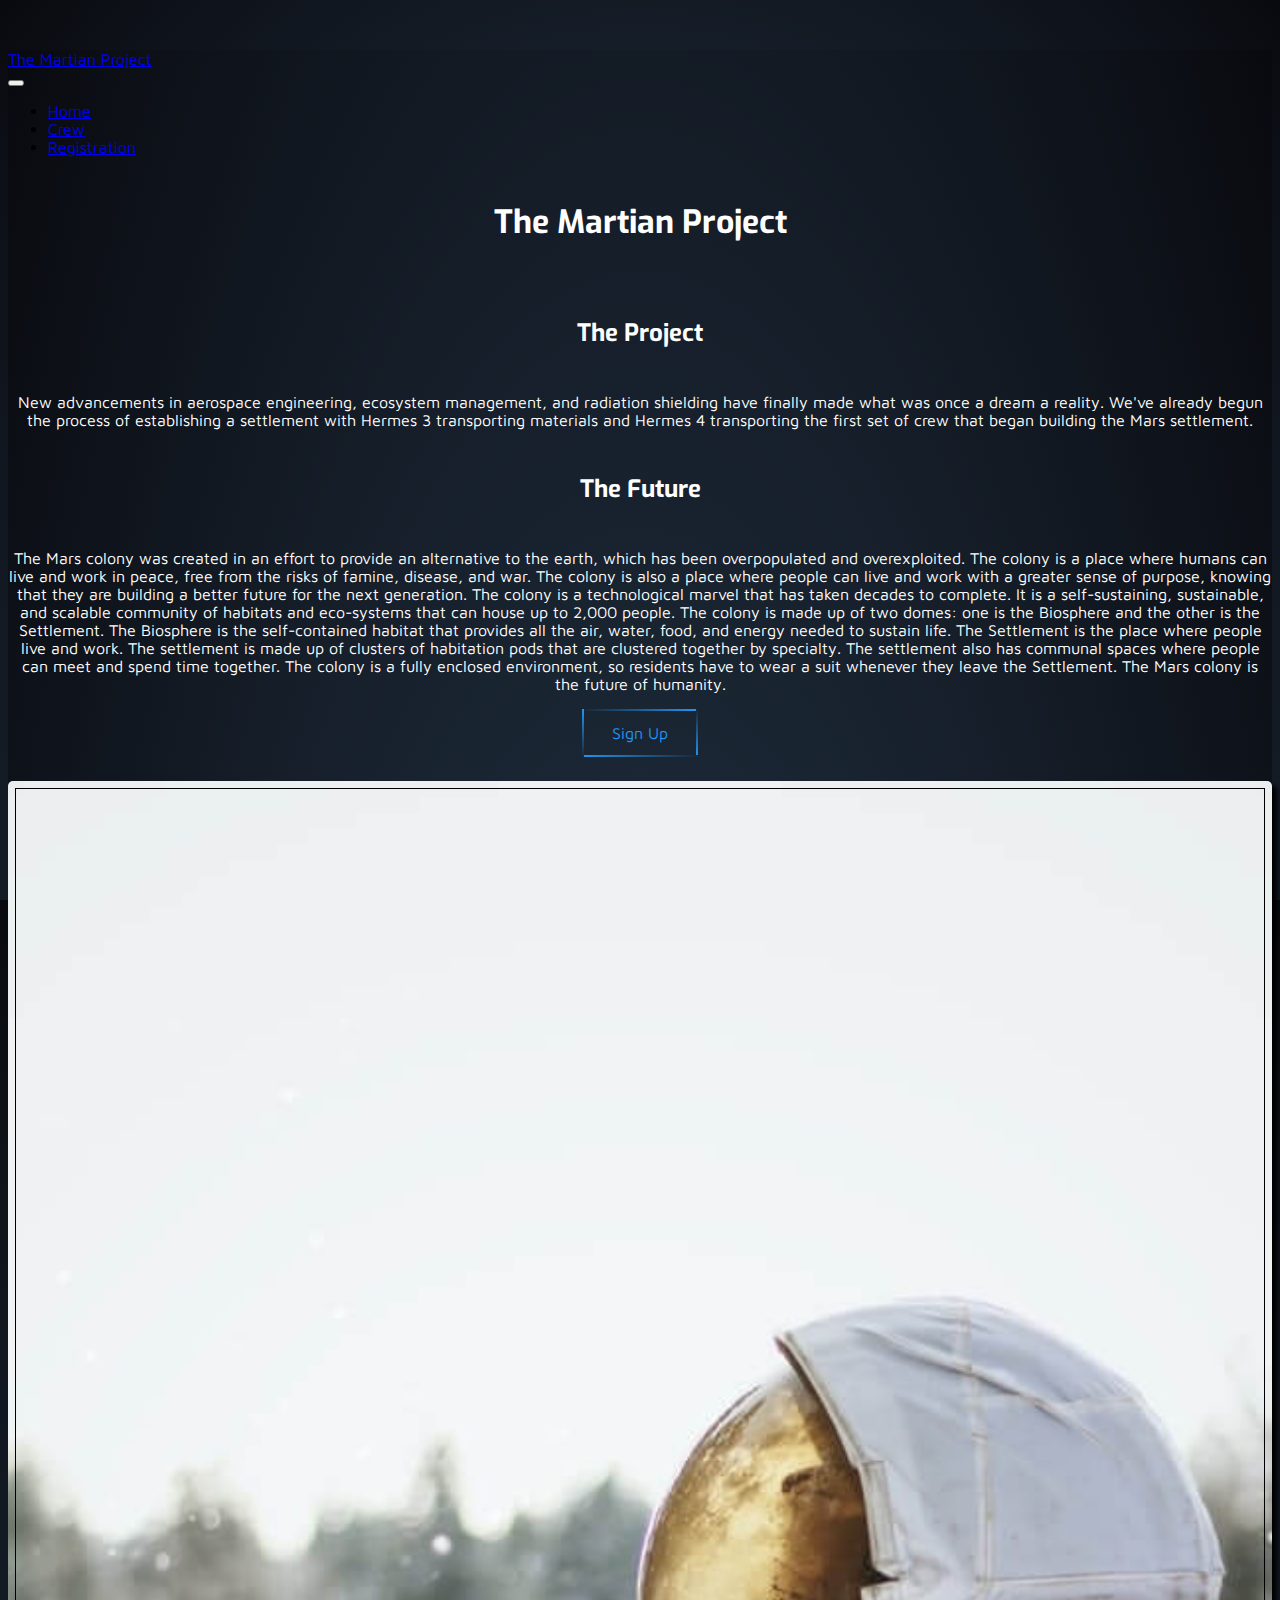
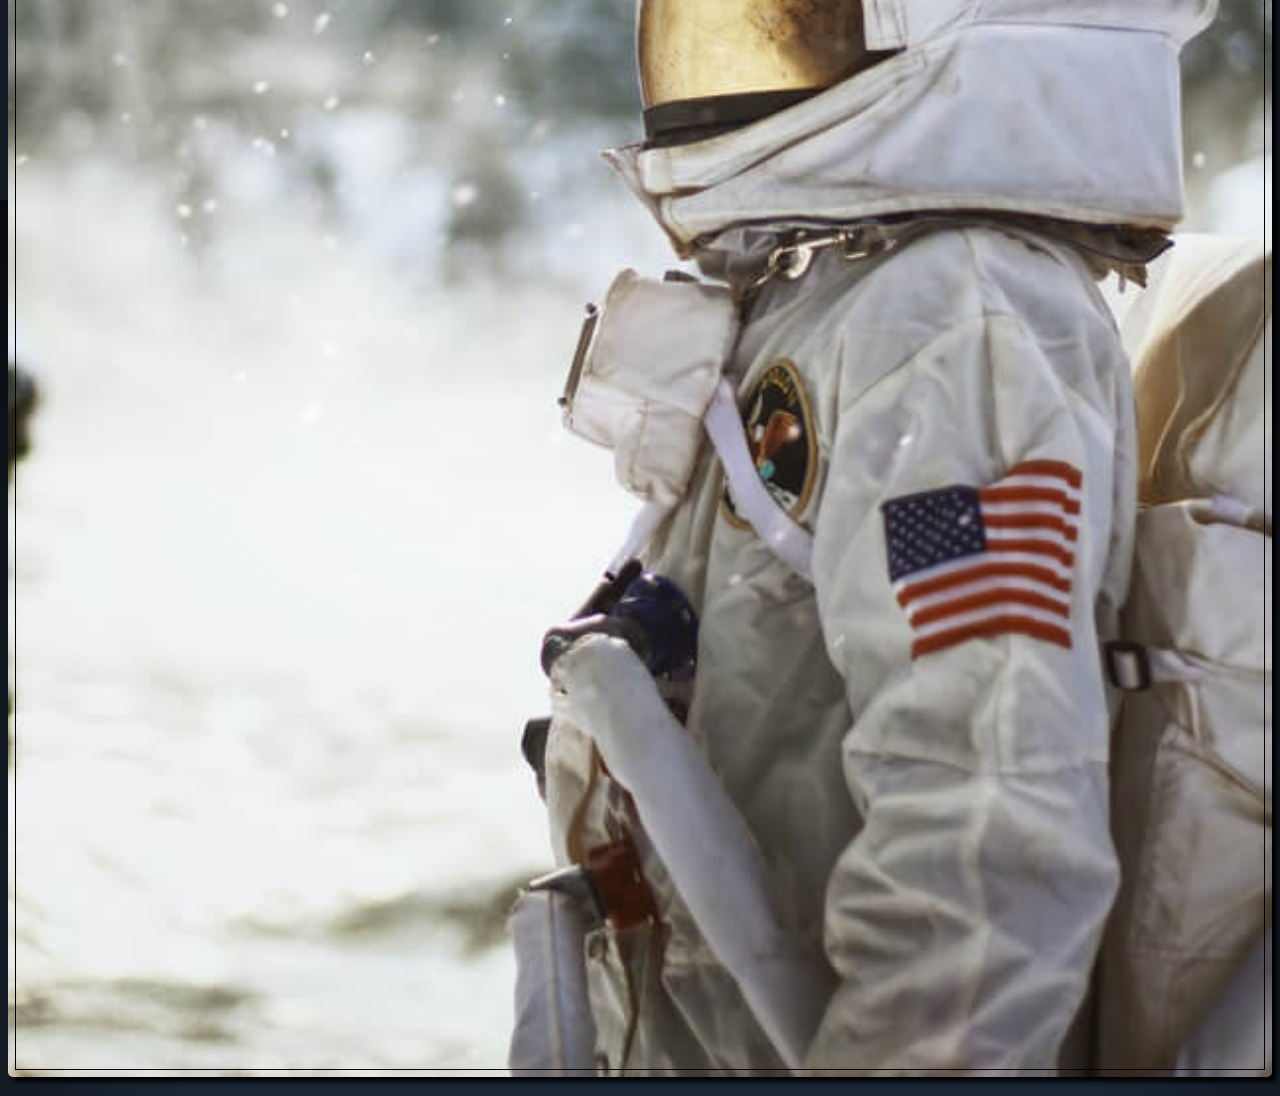
<file: index.html>
<!DOCTYPE html>
<html lang="en">
  <head>
    <meta charset="UTF-8" />
    <meta http-equiv="X-UA-Compatible" content="IE=edge" />
    <meta name="viewport" content="width=device-width, initial-scale=1.0" />
    <title>The Martian Project</title>

    <!-- Bootstrap -->
    <link
      href="https://cdn.jsdelivr.net/npm/bootstrap@5.2.0-beta1/dist/css/bootstrap.min.css"
      rel="stylesheet"
      integrity="sha384-0evHe/X+R7YkIZDRvuzKMRqM+OrBnVFBL6DOitfPri4tjfHxaWutUpFmBp4vmVor"
      crossorigin="anonymous"
    />
    <script
      src="https://cdn.jsdelivr.net/npm/bootstrap@5.2.0-beta1/dist/js/bootstrap.bundle.min.js"
      integrity="sha384-pprn3073KE6tl6bjs2QrFaJGz5/SUsLqktiwsUTF55Jfv3qYSDhgCecCxMW52nD2"
      crossorigin="anonymous"
    ></script>

    <!-- Css stylesheet -->
    <link rel="stylesheet" href="css/main.css" />
    <!-- Favicon -->
    <link rel="icon" type="image/x-icon" href="/assets/favicon.ico" />
  </head>

  <body>
    <header>
      <!-- Navigation bar -->
      <nav class="navbar navbar-expand-sm navbar-dark bg-dark fixed-top">
        <div class="container-fluid">
          <div class="me-auto">
            <a class="navbar-brand" href="../The-Martian-Project/"
              >The Martian Project</a
            >
          </div>
          <div class="ms-auto">
            <button
              class="navbar-toggler"
              type="button"
              data-bs-toggle="collapse"
              data-bs-target="#navbarSupportedContent"
              aria-controls="navbarSupportedContent"
              aria-expanded="false"
              aria-label="Toggle navigation"
            >
              <span class="navbar-toggler-icon"></span>
            </button>
          </div>
          <div class="collapse navbar-collapse" id="navbarSupportedContent">
            <ul class="navbar-nav ms-auto order-0">
              <li class="nav-item">
                <a
                  class="nav-link active"
                  aria-current="true"
                  href="../The-Martian-Project/"
                  >Home <span class="sr-only"></span
                ></a>
              </li>
              <li class="nav-item">
                <a class="nav-link" href="Crew">Crew</a>
              </li>
              <li class="nav-item">
                <a class="nav-link" href="Registration">Registration</a>
              </li>
            </ul>
          </div>
        </div>
      </nav>
    </header>
    <div class="container">
      <h1>The Martian Project</h1>

      <div class="row">
        <div class="col centered">
          <h2>The Project</h2>
          <p>
            New advancements in aerospace engineering, ecosystem management, and
            radiation shielding have finally made what was once a dream a
            reality. We've already begun the process of establishing a
            settlement with Hermes 3 transporting materials and Hermes 4
            transporting the first set of crew that began building the Mars
            settlement.
          </p>

          <h2>The Future</h2>
          <p>
            The Mars colony was created in an effort to provide an alternative
            to the earth, which has been overpopulated and overexploited. The
            colony is a place where humans can live and work in peace, free from
            the risks of famine, disease, and war. The colony is also a place
            where people can live and work with a greater sense of purpose,
            knowing that they are building a better future for the next
            generation. The colony is a technological marvel that has taken
            decades to complete. It is a self-sustaining, sustainable, and
            scalable community of habitats and eco-systems that can house up to
            2,000 people. The colony is made up of two domes: one is the
            Biosphere and the other is the Settlement. The Biosphere is the
            self-contained habitat that provides all the air, water, food, and
            energy needed to sustain life. The Settlement is the place where
            people live and work. The settlement is made up of clusters of
            habitation pods that are clustered together by specialty. The
            settlement also has communal spaces where people can meet and spend
            time together. The colony is a fully enclosed environment, so
            residents have to wear a suit whenever they leave the Settlement.
            The Mars colony is the future of humanity.
          </p>
          <a href="contact.html">
            <span></span>
            <span></span>
            <span></span>
            <span></span>Sign Up
          </a>
        </div>
        <div class="col-lg">
          <img
            id="frontimage"
            src="assets/astro.jpg"
            alt=""
            height="300"
            width="200"
          />
        </div>
      </div>
    </div>
  </body>
</html>
</file>
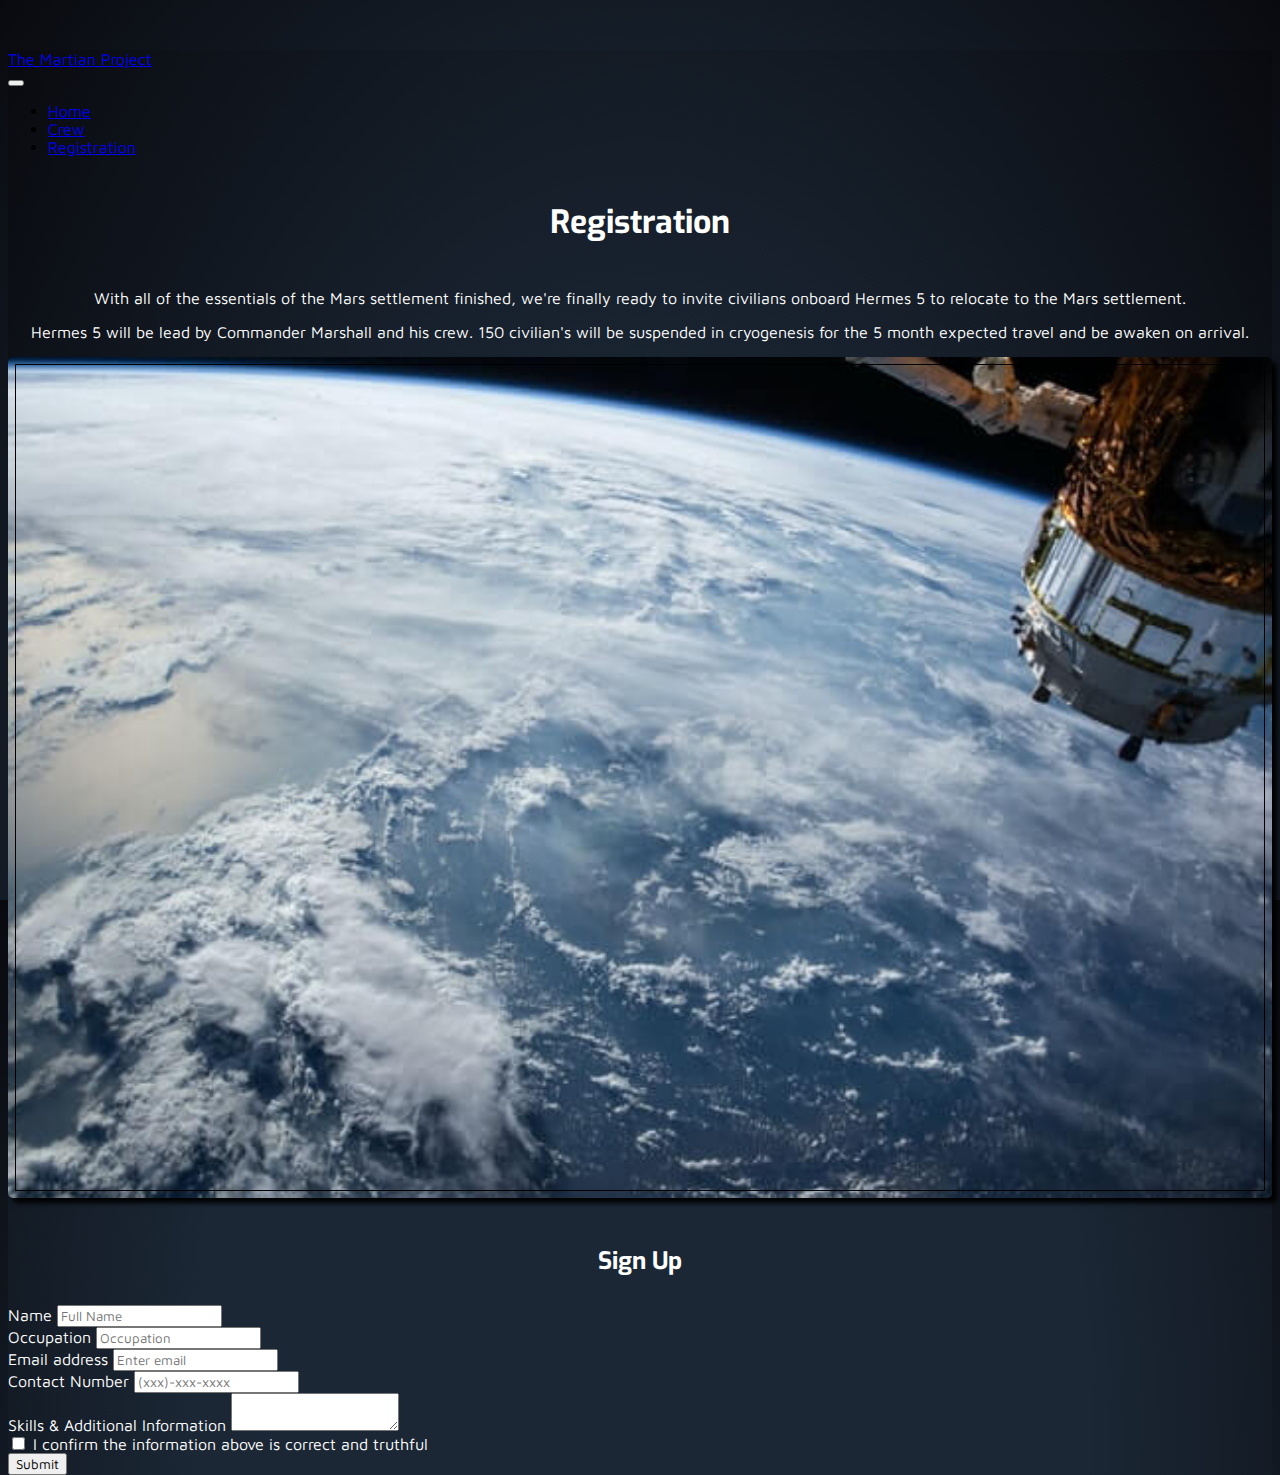
<file: contact.html>
<!DOCTYPE html>
<html lang="en">
  <head>
    <meta charset="UTF-8" />
    <meta http-equiv="X-UA-Compatible" content="IE=edge" />
    <meta name="viewport" content="width=device-width, initial-scale=1.0" />
    <title>Registration</title>
    <!-- Bootstrap -->
    <link
      href="https://cdn.jsdelivr.net/npm/bootstrap@5.2.0-beta1/dist/css/bootstrap.min.css"
      rel="stylesheet"
      integrity="sha384-0evHe/X+R7YkIZDRvuzKMRqM+OrBnVFBL6DOitfPri4tjfHxaWutUpFmBp4vmVor"
      crossorigin="anonymous"
    />
    <script
      src="https://cdn.jsdelivr.net/npm/bootstrap@5.2.0-beta1/dist/js/bootstrap.bundle.min.js"
      integrity="sha384-pprn3073KE6tl6bjs2QrFaJGz5/SUsLqktiwsUTF55Jfv3qYSDhgCecCxMW52nD2"
      crossorigin="anonymous"
    ></script>
    <!-- Css stylesheet -->
    <link rel="stylesheet" href="css/main.css" />
    <!-- Favicon -->
    <link rel="icon" type="image/x-icon" href="/assets/favicon.ico" />
  </head>

  <body>
    <header>
      <!-- Navigation bar -->
      <nav class="navbar navbar-expand-sm navbar-dark bg-dark fixed-top">
        <div class="container-fluid">
          <div class="me-auto">
            <a class="navbar-brand" href="index.html">The Martian Project</a>
          </div>
          <div class="ms-auto">
            <button
              class="navbar-toggler"
              type="button"
              data-bs-toggle="collapse"
              data-bs-target="#navbarSupportedContent"
              aria-controls="navbarSupportedContent"
              aria-expanded="false"
              aria-label="Toggle navigation"
            >
              <span class="navbar-toggler-icon"></span>
            </button>
          </div>
          <div class="collapse navbar-collapse" id="navbarSupportedContent">
            <ul class="navbar-nav ms-auto order-0">
              <li class="nav-item">
                <a class="nav-link" aria-current="true" href="index.html"
                  >Home <span class="sr-only"></span
                ></a>
              </li>
              <li class="nav-item">
                <a class="nav-link" href="crew.html">Crew</a>
              </li>
              <li class="nav-item">
                <a class="nav-link active" href="contact.html">Registration</a>
              </li>
            </ul>
          </div>
        </div>
      </nav>
    </header>
    <div class="container">
      <h1>Registration</h1>

      <div class="row">
        <div class="col-md">
          <p>
            With all of the essentials of the Mars settlement finished, we're
            finally ready to invite civilians onboard Hermes 5 to relocate to
            the Mars settlement.
          </p>
          <p>
            Hermes 5 will be lead by Commander Marshall and his crew. 150
            civilian's will be suspended in cryogenesis for the 5 month expected
            travel and be awaken on arrival.
          </p>

          <img
            class="scenic"
            src="assets/earth.jpg"
            alt=""
            height="300"
            width="450"
          />
        </div>

        <!-- Registration Form -->
        <div class="col-md">
          <form>
            <h2>Sign Up</h2>
            <div class="form-group mb-2">
              <label for="name">Name</label>
              <input
                type="text"
                class="form-control"
                id="name"
                placeholder="Full Name"
              />
            </div>
            <div class="form-group mb-2">
              <label for="occupation">Occupation</label>
              <input
                type="text"
                class="form-control"
                id="occupation"
                placeholder="Occupation"
              />
            </div>
            <div class="form-group mb-2">
              <label for="email">Email address</label>
              <input
                type="email"
                class="form-control"
                id="email"
                placeholder="Enter email"
              />
            </div>
            <div class="form-group mb-2">
              <label for="number">Contact Number</label>
              <input
                type="text"
                class="form-control"
                id="number"
                placeholder="(xxx)-xxx-xxxx"
              />
            </div>
            <div class="form-group mb-2">
              <label for="notes">Skills & Additional Information</label>
              <textarea class="form-control"></textarea>
            </div>
            <div class="form-group form-check mb-2">
              <input
                type="checkbox"
                class="form-check-input"
                id="notes"
                required
              />
              <label class="form-check-label mb-2"
                >I confirm the information above is correct and truthful
              </label>
            </div>
            <button type="submit" class="btn btn-primary">Submit</button>
          </form>
        </div>
      </div>
    </div>
  </body>
</html>
</file>
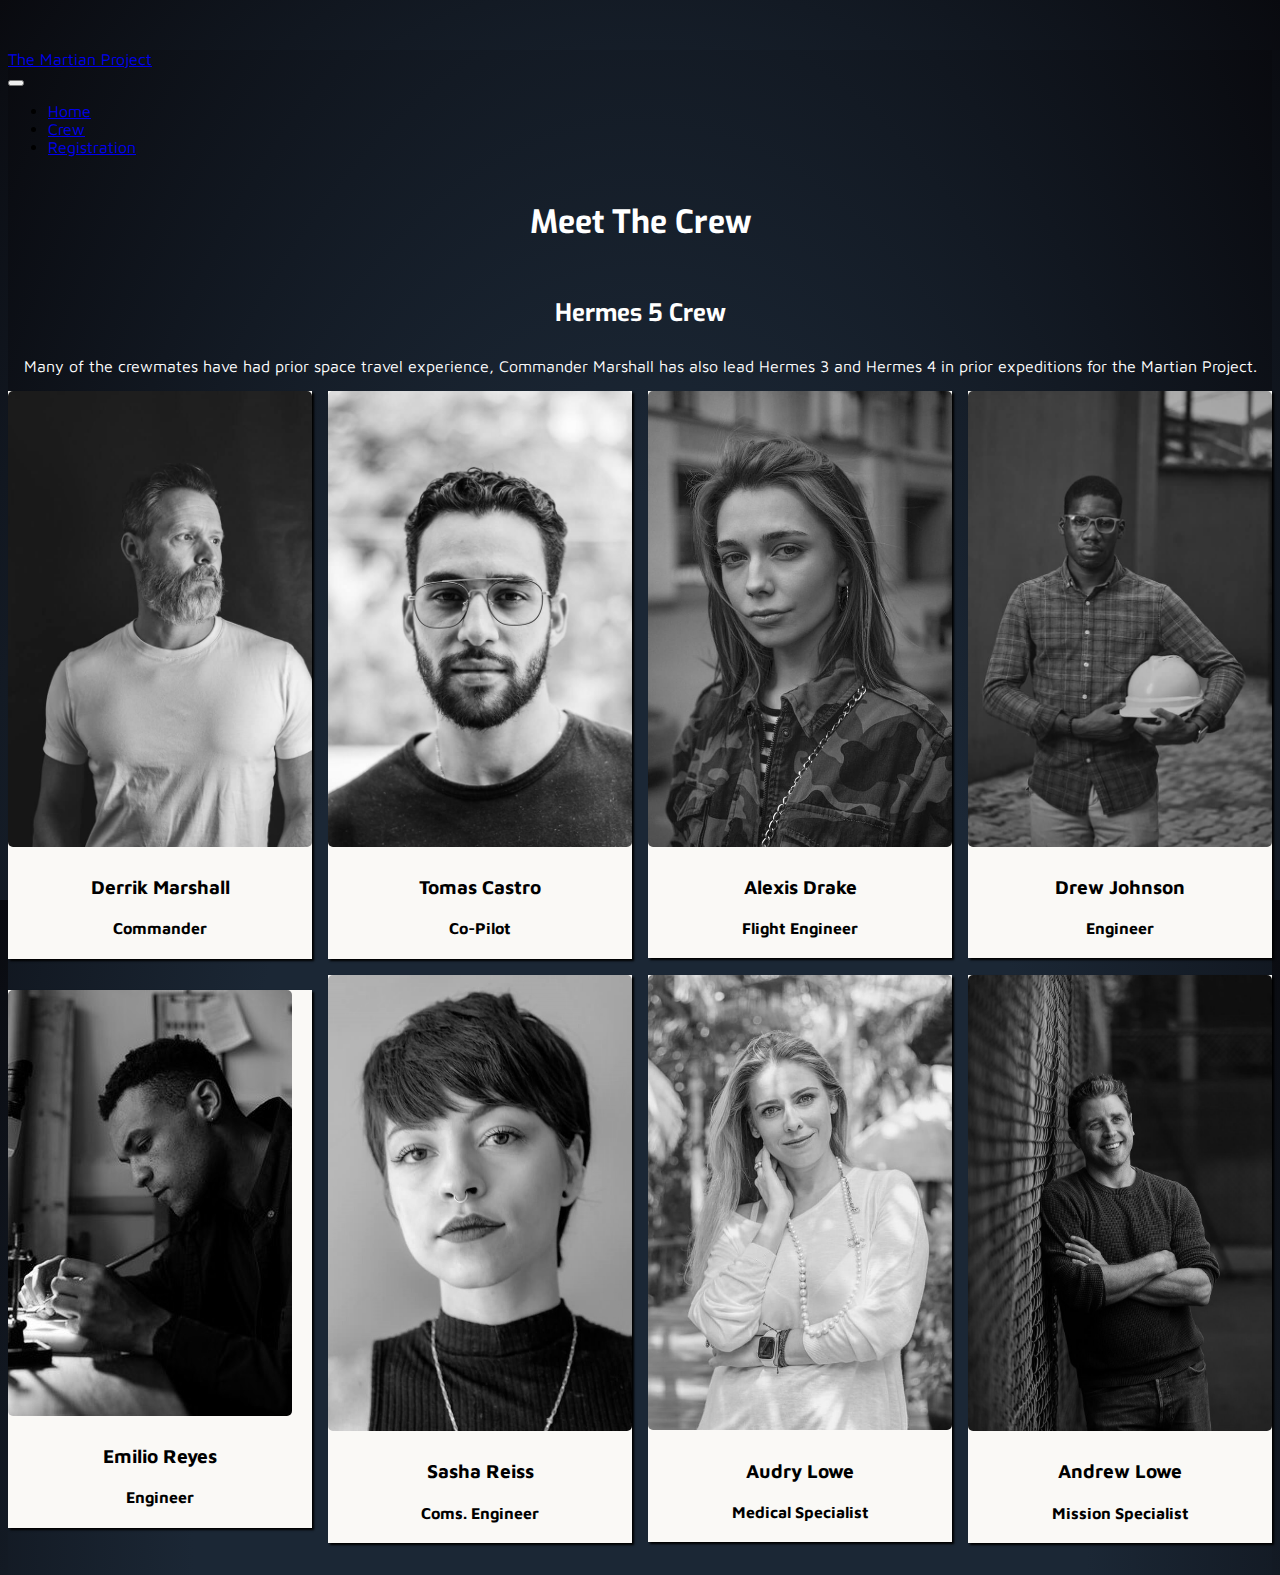
<file: crew.html>
<!DOCTYPE html>
<html lang="en">
  <head>
    <meta charset="UTF-8" />
    <meta http-equiv="X-UA-Compatible" content="IE=edge" />
    <meta name="viewport" content="width=device-width, initial-scale=1.0" />
    <title>Crew</title>

    <!-- Bootstrap -->
    <link
      href="https://cdn.jsdelivr.net/npm/bootstrap@5.2.0-beta1/dist/css/bootstrap.min.css"
      rel="stylesheet"
      integrity="sha384-0evHe/X+R7YkIZDRvuzKMRqM+OrBnVFBL6DOitfPri4tjfHxaWutUpFmBp4vmVor"
      crossorigin="anonymous"
    />
    <script
      src="https://cdn.jsdelivr.net/npm/bootstrap@5.2.0-beta1/dist/js/bootstrap.bundle.min.js"
      integrity="sha384-pprn3073KE6tl6bjs2QrFaJGz5/SUsLqktiwsUTF55Jfv3qYSDhgCecCxMW52nD2"
      crossorigin="anonymous"
    ></script>
    <!-- Css stylesheet -->
    <link rel="stylesheet" href="css/main.css" />
    <!-- Favicon -->
    <link rel="icon" type="image/x-icon" href="/assets/favicon.ico" />
  </head>

  <body>
    <header>
      <!-- Navigation bar -->
      <nav class="navbar navbar-expand-sm navbar-dark bg-dark fixed-top">
        <div class="container-fluid">
          <div class="me-auto">
            <a class="navbar-brand" href="../The-Martian-Project/"
              >The Martian Project</a
            >
          </div>
          <div class="ms-auto">
            <button
              class="navbar-toggler"
              type="button"
              data-bs-toggle="collapse"
              data-bs-target="#navbarSupportedContent"
              aria-controls="navbarSupportedContent"
              aria-expanded="false"
              aria-label="Toggle navigation"
            >
              <span class="navbar-toggler-icon"></span>
            </button>
          </div>
          <div class="collapse navbar-collapse" id="navbarSupportedContent">
            <ul class="navbar-nav ms-auto order-0">
              <li class="nav-item">
                <a
                  class="nav-link"
                  aria-current="true"
                  href="../The-Martian-Project/"
                  >Home <span class="sr-only"></span
                ></a>
              </li>
              <li class="nav-item">
                <a class="nav-link active" href="Crew">Crew</a>
              </li>
              <li class="nav-item">
                <a class="nav-link" href="Registration">Registration</a>
              </li>
            </ul>
          </div>
        </div>
      </nav>
    </header>
    <div>
      <div class="container">
        <h1>Meet The Crew</h1>
        <h2>Hermes 5 Crew</h2>
        <p>
          Many of the crewmates have had prior space travel experience,
          Commander Marshall has also lead Hermes 3 and Hermes 4 in prior
          expeditions for the Martian Project.
        </p>
      </div>

      <!-- Card/Portfolio Gallery -->
      <div class="container cards">
        <div class="card">
          <div class="img-wrapper">
            <img
              class="grayscale"
              src="assets/crew1.jpg"
              alt=""
              height="300"
              width="200"
            />
          </div>
          <div class="text">
            <h3>Derrik Marshall</h3>
            <h4>Commander</h4>
          </div>
        </div>

        <div class="card">
          <div class="img-wrapper">
            <img
              class="grayscale"
              src="assets/crew4.jpg"
              alt=""
              height="300"
              width="200"
            />
          </div>
          <div class="text">
            <h3>Tomas Castro</h3>
            <h4>Co-Pilot</h4>
          </div>
        </div>

        <div class="card">
          <div class="img-wrapper">
            <img
              class="grayscale"
              src="assets/crew3.jpg"
              alt=""
              height="300"
              width="200"
            />
          </div>
          <div class="text">
            <h3>Alexis Drake</h3>
            <h4>Flight Engineer</h4>
          </div>
        </div>

        <div class="card">
          <div class="img-wrapper">
            <img
              class="grayscale"
              src="assets/crew5.jpg"
              alt=""
              height="300"
              width="200"
            />
          </div>
          <div class="text">
            <h3>Drew Johnson</h3>
            <h4>Engineer</h4>
          </div>
        </div>

        <div class="card">
          <div class="img-wrapper">
            <img
              class="grayscale"
              src="assets/crew7.jpg"
              alt=""
              height="300"
              width="200"
            />
          </div>
          <div class="text">
            <h3>Emilio Reyes</h3>
            <h4>Engineer</h4>
          </div>
        </div>

        <div class="card">
          <div class="img-wrapper">
            <img
              class="grayscale"
              src="assets/crew8.jpg"
              alt=""
              height="300"
              width="200"
            />
          </div>
          <div class="text">
            <h3>Sasha Reiss</h3>
            <h4>Coms. Engineer</h4>
          </div>
        </div>

        <div class="card">
          <div class="img-wrapper">
            <img
              class="grayscale"
              src="assets/crew2.jpg"
              alt=""
              height="300"
              width="200"
            />
          </div>
          <div class="text">
            <h3>Audry Lowe</h3>
            <h4>Medical Specialist</h4>
          </div>
        </div>

        <div class="card">
          <div class="img-wrapper">
            <img
              class="grayscale"
              src="assets/crew6.jpg"
              alt=""
              height="300"
              width="200"
            />
          </div>
          <div class="text">
            <h3>Andrew Lowe</h3>
            <h4>Mission Specialist</h4>
          </div>
        </div>
      </div>
    </div>
  </body>
</html>
</file>
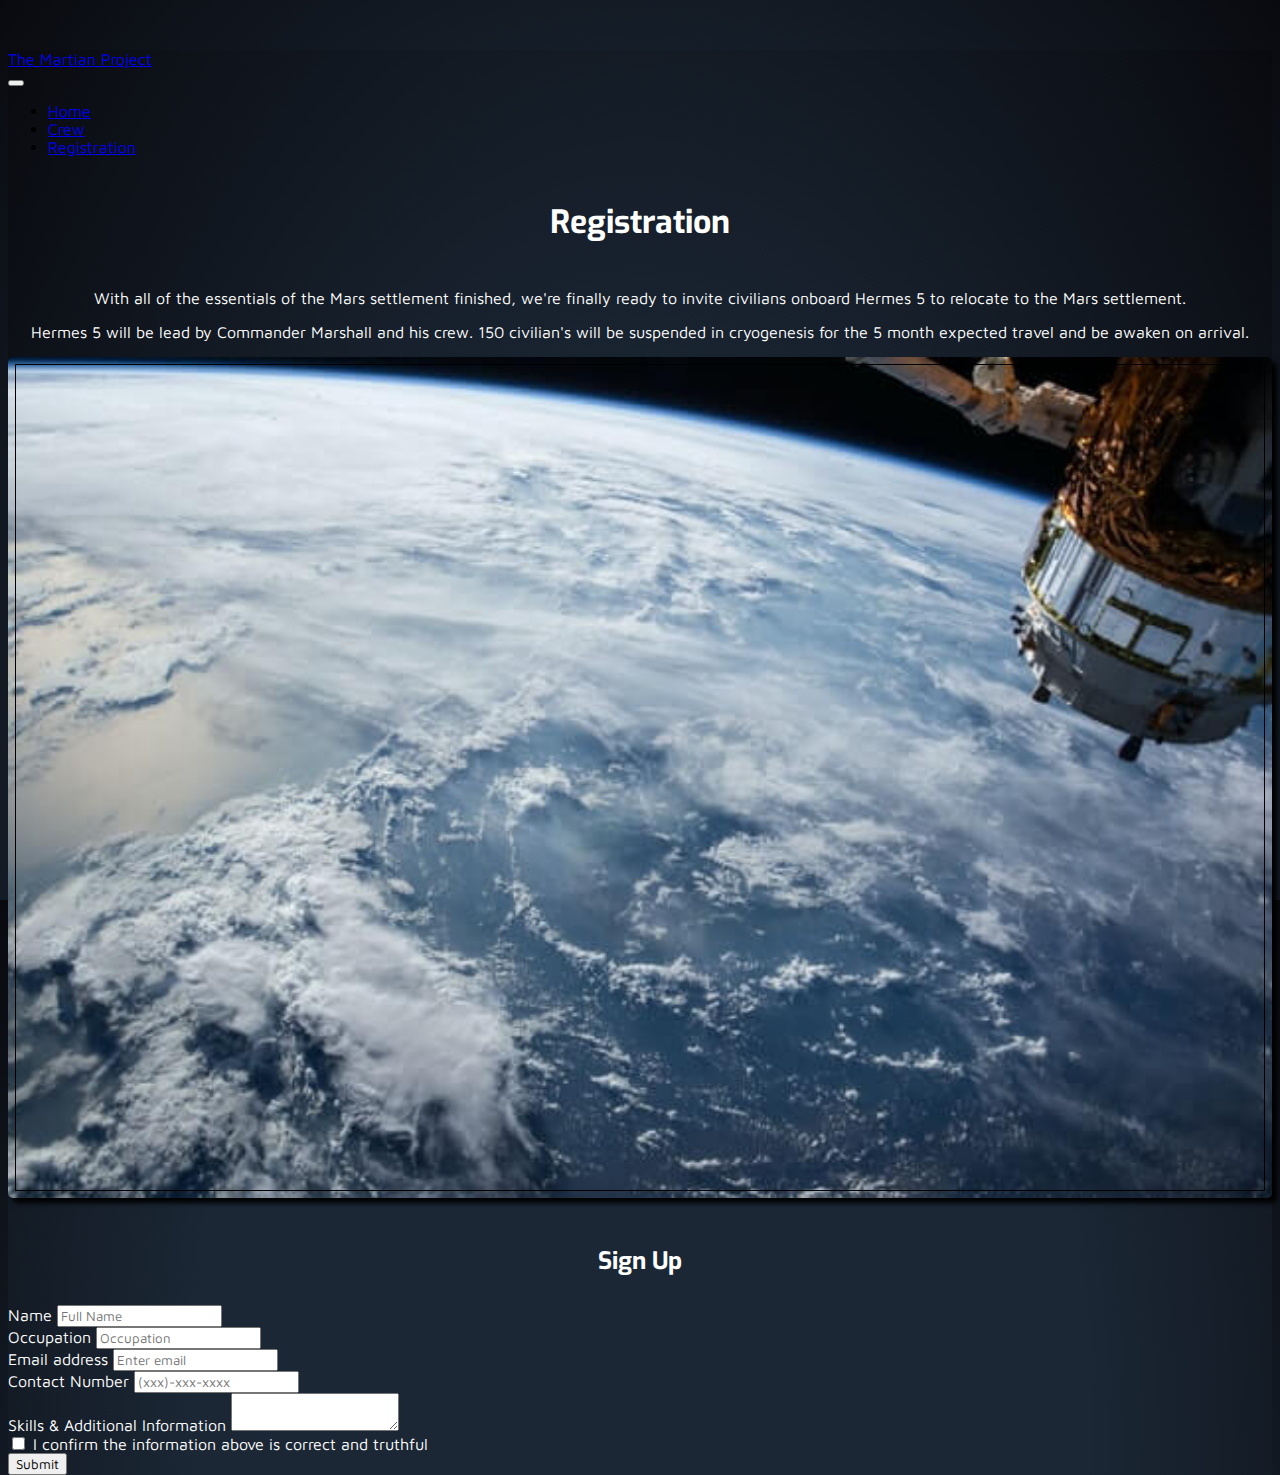
<file: Registration.html>
<!DOCTYPE html>
<html lang="en">
  <head>
    <meta charset="UTF-8" />
    <meta http-equiv="X-UA-Compatible" content="IE=edge" />
    <meta name="viewport" content="width=device-width, initial-scale=1.0" />
    <title>Registration</title>
    <!-- Bootstrap -->
    <link
      href="https://cdn.jsdelivr.net/npm/bootstrap@5.2.0-beta1/dist/css/bootstrap.min.css"
      rel="stylesheet"
      integrity="sha384-0evHe/X+R7YkIZDRvuzKMRqM+OrBnVFBL6DOitfPri4tjfHxaWutUpFmBp4vmVor"
      crossorigin="anonymous"
    />
    <script
      src="https://cdn.jsdelivr.net/npm/bootstrap@5.2.0-beta1/dist/js/bootstrap.bundle.min.js"
      integrity="sha384-pprn3073KE6tl6bjs2QrFaJGz5/SUsLqktiwsUTF55Jfv3qYSDhgCecCxMW52nD2"
      crossorigin="anonymous"
    ></script>
    <!-- Css stylesheet -->
    <link rel="stylesheet" href="css/main.css" />
    <!-- Favicon -->
    <link rel="icon" type="image/x-icon" href="/assets/favicon.ico" />
  </head>

  <body>
    <header>
      <!-- Navigation bar -->
      <nav class="navbar navbar-expand-sm navbar-dark bg-dark fixed-top">
        <div class="container-fluid">
          <div class="me-auto">
            <a class="navbar-brand" href="../The-Martian-Project/"
              >The Martian Project</a
            >
          </div>
          <div class="ms-auto">
            <button
              class="navbar-toggler"
              type="button"
              data-bs-toggle="collapse"
              data-bs-target="#navbarSupportedContent"
              aria-controls="navbarSupportedContent"
              aria-expanded="false"
              aria-label="Toggle navigation"
            >
              <span class="navbar-toggler-icon"></span>
            </button>
          </div>
          <div class="collapse navbar-collapse" id="navbarSupportedContent">
            <ul class="navbar-nav ms-auto order-0">
              <li class="nav-item">
                <a
                  class="nav-link"
                  aria-current="true"
                  href="../The-Martian-Project/"
                  >Home <span class="sr-only"></span
                ></a>
              </li>
              <li class="nav-item">
                <a class="nav-link" href="Crew">Crew</a>
              </li>
              <li class="nav-item">
                <a class="nav-link active" href="Registration">Registration</a>
              </li>
            </ul>
          </div>
        </div>
      </nav>
    </header>
    <div class="container">
      <h1>Registration</h1>

      <div class="row">
        <div class="col-md">
          <p>
            With all of the essentials of the Mars settlement finished, we're
            finally ready to invite civilians onboard Hermes 5 to relocate to
            the Mars settlement.
          </p>
          <p>
            Hermes 5 will be lead by Commander Marshall and his crew. 150
            civilian's will be suspended in cryogenesis for the 5 month expected
            travel and be awaken on arrival.
          </p>

          <img
            class="scenic"
            src="assets/earth.jpg"
            alt=""
            height="300"
            width="450"
          />
        </div>

        <!-- Registration Form -->
        <div class="col-md">
          <form>
            <h2>Sign Up</h2>
            <div class="form-group mb-2">
              <label for="name">Name</label>
              <input
                type="text"
                class="form-control"
                id="name"
                placeholder="Full Name"
              />
            </div>
            <div class="form-group mb-2">
              <label for="occupation">Occupation</label>
              <input
                type="text"
                class="form-control"
                id="occupation"
                placeholder="Occupation"
              />
            </div>
            <div class="form-group mb-2">
              <label for="email">Email address</label>
              <input
                type="email"
                class="form-control"
                id="email"
                placeholder="Enter email"
              />
            </div>
            <div class="form-group mb-2">
              <label for="number">Contact Number</label>
              <input
                type="text"
                class="form-control"
                id="number"
                placeholder="(xxx)-xxx-xxxx"
              />
            </div>
            <div class="form-group mb-2">
              <label for="notes">Skills & Additional Information</label>
              <textarea class="form-control"></textarea>
            </div>
            <div class="form-group form-check mb-2">
              <input
                type="checkbox"
                class="form-check-input"
                id="notes"
                required
              />
              <label class="form-check-label mb-2"
                >I confirm the information above is correct and truthful
              </label>
            </div>
            <button type="submit" class="btn btn-primary">Submit</button>
          </form>
        </div>
      </div>
    </div>
  </body>
</html>
</file>
<file: css/main.css>
/* Google Fonts */
@import url("https://fonts.googleapis.com/css2?family=Exo&family=Maven+Pro&family=Oxygen&display=swap");
* {
  font-family: "Maven Pro", sans-serif;
}

html {
  height: 100%;
  background: radial-gradient(ellipse at bottom, #1b2735 50%, #090a0f 100%);
}

body {
  margin-top: 50px;
  background: radial-gradient(ellipse at bottom, #1b2735 50%, #090a0f 100%);
}

h1,
h2,
h3,
h4,
p {
  text-align: center;
  color: #fff;
}

h1,
h2 {
  font-family: "Exo", sans-serif;
  padding: 1.5rem;
}

h2 {
  padding: 0.5rem;
}

h3,
h4 {
  color: #000;
}

h3 {
  padding-top: 0.2rem;
  font-size: 1.2rem;
}

h4 {
  font-size: 1rem;
}

label {
  color: white;
}

img {
  width: 100%;
  height: auto;
  border-radius: 5px;
}

/* Gray filter on images */
img.grayscale {
  -webkit-filter: grayscale(100%);
  filter: grayscale(100%);
  -webkit-transition: all 0.5s ease;
  transition: all 0.5s ease;
}

/* Remove gray filter on hover & zoom */
img.grayscale:hover {
  -webkit-filter: grayscale(0%);
  filter: grayscale(0%);
  -webkit-transform: scale(1.25);
  transform: scale(1.25);
}

#frontimage,
.scenic {
  margin-bottom: 1rem;
  -webkit-box-shadow: 5px 5px 5px black;
  box-shadow: 5px 5px 5px black;
  outline: 1px solid black;
  outline-offset: -8px;
}

.centered {
  display: -webkit-box;
  display: -ms-flexbox;
  display: flex;
  -webkit-box-orient: vertical;
  -webkit-box-direction: normal;
  -ms-flex-direction: column;
  flex-direction: column;
}

/* Card/Portfolio Grid */
.cards {
  display: -ms-grid;
  display: grid;
  -ms-grid-columns: (minmax(250px, 1fr)) [auto-fill];
  grid-template-columns: repeat(auto-fill, minmax(250px, 1fr));
  grid-gap: 1rem;
  padding-bottom: 2rem;
}

.card {
  -webkit-box-shadow: 2px 2px 2px black;
  box-shadow: 2px 2px 2px black;
  border: none;
  background-color: #faf9f6;
  -webkit-animation-name: appear;
  animation-name: appear;
  -webkit-animation-duration: 3s;
  animation-duration: 3s;
  -webkit-animation-fill-mode: both;
  animation-fill-mode: both;
}

.img-wrapper {
  display: inline-block;
  overflow: hidden;
}

.container {
  -webkit-animation-name: appear;
  animation-name: appear;
  -webkit-animation-duration: 1.5s;
  animation-duration: 1.5s;
  -webkit-animation-fill-mode: forwards;
  animation-fill-mode: forwards;
  -webkit-box-pack: center;
  -ms-flex-pack: center;
  justify-content: center;
  -webkit-box-align: center;
  -ms-flex-align: center;
  align-items: center;
}

.container a {
  position: relative;
  display: inline-block;
  padding: 15px 30px;
  color: #2196f3;
  text-decoration: none;
  overflow: hidden;
  -webkit-transition: 0.2s;
  transition: 0.2s;
  margin: 0 auto;
  margin-bottom: 1.5rem;
}

/* Anchor/Button hover effects */
.container a:hover {
  color: #255784;
  -webkit-box-shadow: 3px 3px 3px #000;
  box-shadow: 3px 3px 3px #000;
  border: 1px solid #000;
}

/* Anchor/Button animations */
.container a span {
  position: absolute;
  display: block;
}

/* Anchor/Button spinning animation */
.container a span:nth-child(1) {
  position: absolute;
  top: 0;
  left: 0;
  width: 100%;
  height: 2px;
  background: -webkit-gradient(
    linear,
    left top,
    right top,
    from(#1b2735),
    to(#2196f3)
  );
  background: linear-gradient(to right, #1b2735, #2196f3);
  -webkit-animation: top-bar 2s linear infinite;
  animation: top-bar 2s linear infinite;
}

.container a span:nth-child(2) {
  position: absolute;
  top: 0;
  right: 0;
  width: 2px;
  height: 100%;
  background: -webkit-gradient(
    linear,
    left top,
    left bottom,
    from(#1b2735),
    to(#2196f3)
  );
  background: linear-gradient(to bottom, #1b2735, #2196f3);
  -webkit-animation: right-bar 2s linear infinite;
  animation: right-bar 2s linear infinite;
  -webkit-animation-delay: 1s;
  animation-delay: 1s;
}

.container a span:nth-child(3) {
  position: absolute;
  bottom: 0;
  right: 0;
  width: 100%;
  height: 2px;
  background: -webkit-gradient(
    linear,
    right top,
    left top,
    from(#1b2735),
    to(#2196f3)
  );
  background: linear-gradient(to left, #1b2735, #2196f3);
  -webkit-animation: bottom-bar 2s linear infinite;
  animation: bottom-bar 2s linear infinite;
}

.container a span:nth-child(4) {
  position: absolute;
  bottom: 0;
  left: 0;
  width: 2px;
  height: 100%;
  background: -webkit-gradient(
    linear,
    left bottom,
    left top,
    from(#1b2735),
    to(#2196f3)
  );
  background: linear-gradient(to top, #1b2735, #2196f3);
  -webkit-animation: left-bar 2s linear infinite;
  animation: left-bar 2s linear infinite;
  -webkit-animation-delay: 1s;
  animation-delay: 1s;
}

@-webkit-keyframes top-bar {
  0% {
    -webkit-transform: translateX(-100%);
    transform: translateX(-100%);
  }
  100% {
    -webkit-transform: translateX(100%);
    transform: translateX(100%);
  }
}

@keyframes top-bar {
  0% {
    -webkit-transform: translateX(-100%);
    transform: translateX(-100%);
  }
  100% {
    -webkit-transform: translateX(100%);
    transform: translateX(100%);
  }
}

@-webkit-keyframes right-bar {
  0% {
    -webkit-transform: translateY(-100%);
    transform: translateY(-100%);
  }
  100% {
    -webkit-transform: translateY(100%);
    transform: translateY(100%);
  }
}

@keyframes right-bar {
  0% {
    -webkit-transform: translateY(-100%);
    transform: translateY(-100%);
  }
  100% {
    -webkit-transform: translateY(100%);
    transform: translateY(100%);
  }
}

@-webkit-keyframes bottom-bar {
  0% {
    -webkit-transform: translateX(100%);
    transform: translateX(100%);
  }
  100% {
    -webkit-transform: translateX(-100%);
    transform: translateX(-100%);
  }
}

@keyframes bottom-bar {
  0% {
    -webkit-transform: translateX(100%);
    transform: translateX(100%);
  }
  100% {
    -webkit-transform: translateX(-100%);
    transform: translateX(-100%);
  }
}

@-webkit-keyframes left-bar {
  0% {
    -webkit-transform: translateY(100%);
    transform: translateY(100%);
  }
  100% {
    -webkit-transform: translateY(-100%);
    transform: translateY(-100%);
  }
}

@keyframes left-bar {
  0% {
    -webkit-transform: translateY(100%);
    transform: translateY(100%);
  }
  100% {
    -webkit-transform: translateY(-100%);
    transform: translateY(-100%);
  }
}

/* Opacity Animation */
@-webkit-keyframes appear {
  0% {
    opacity: 0;
  }
  100% {
    opacity: 1;
  }
}

@keyframes appear {
  0% {
    opacity: 0;
  }
  100% {
    opacity: 1;
  }
}
/*# sourceMappingURL=main.css.map */
</file>
